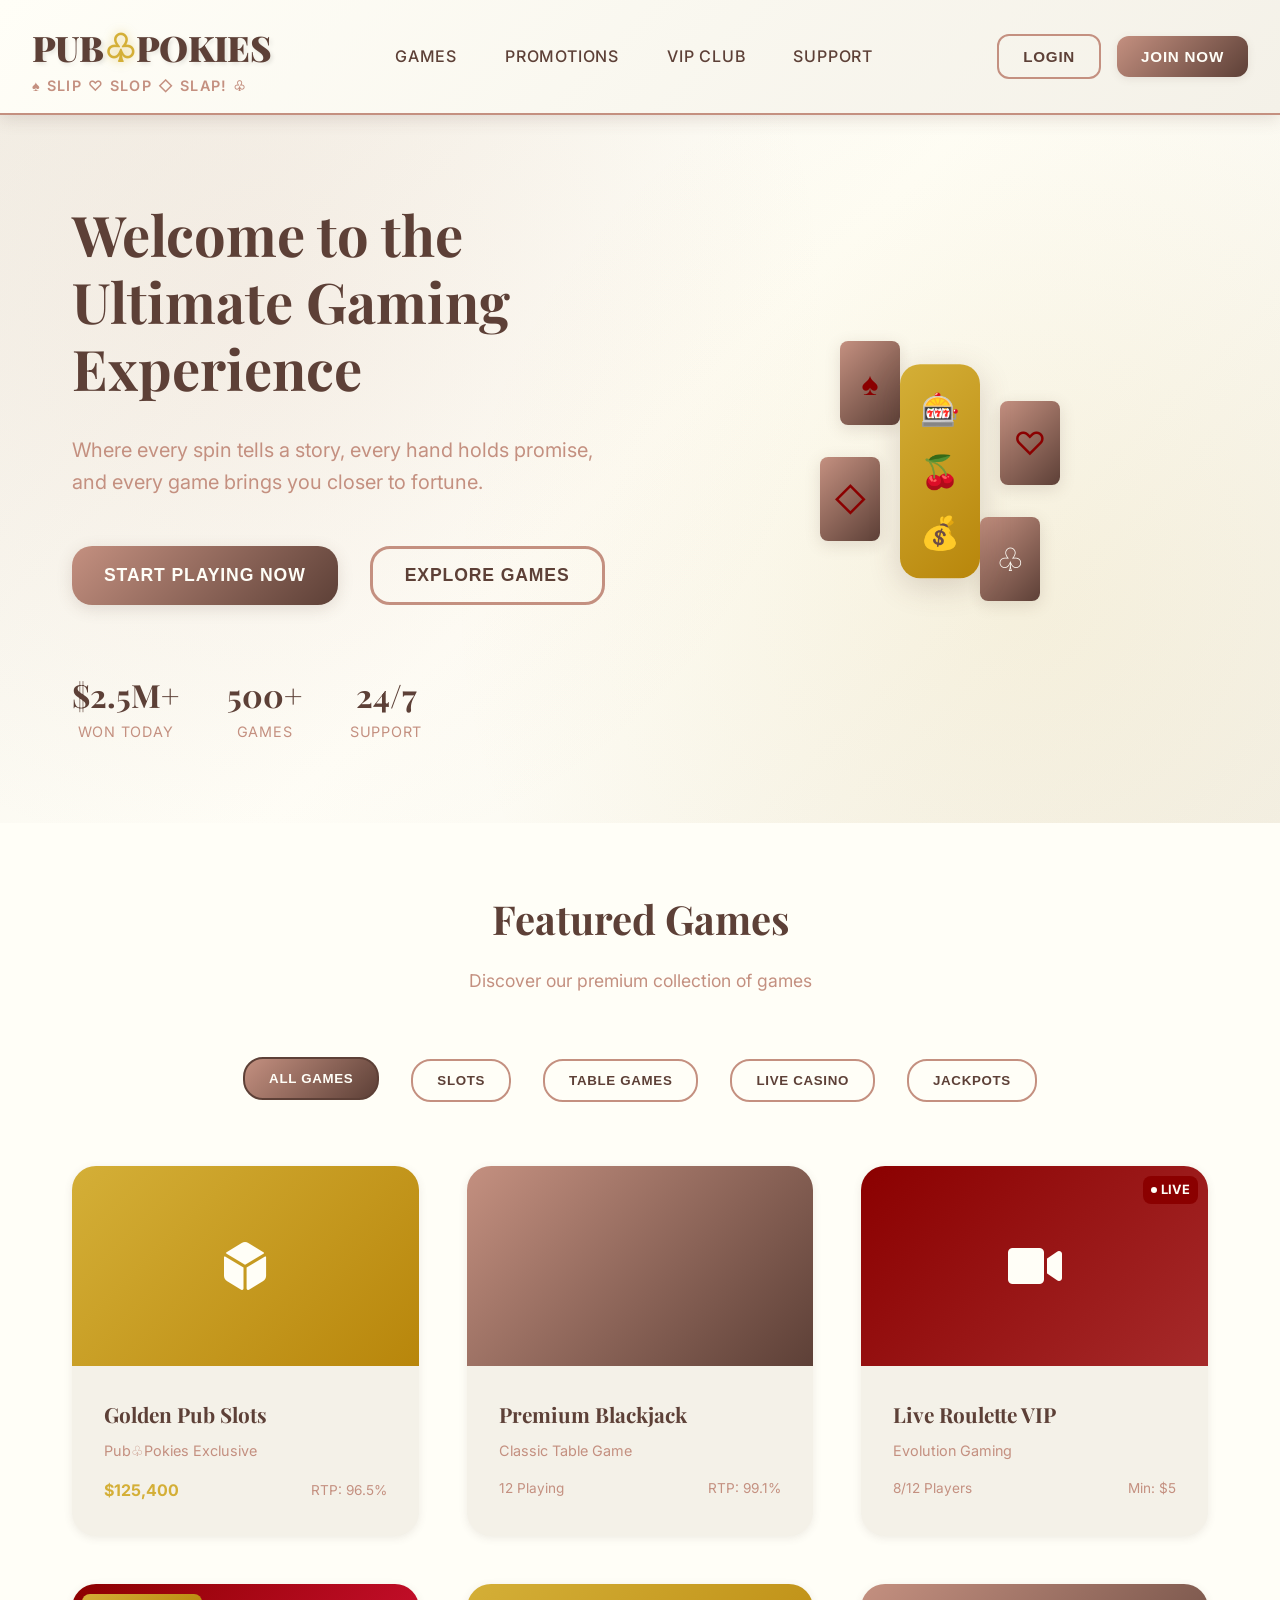
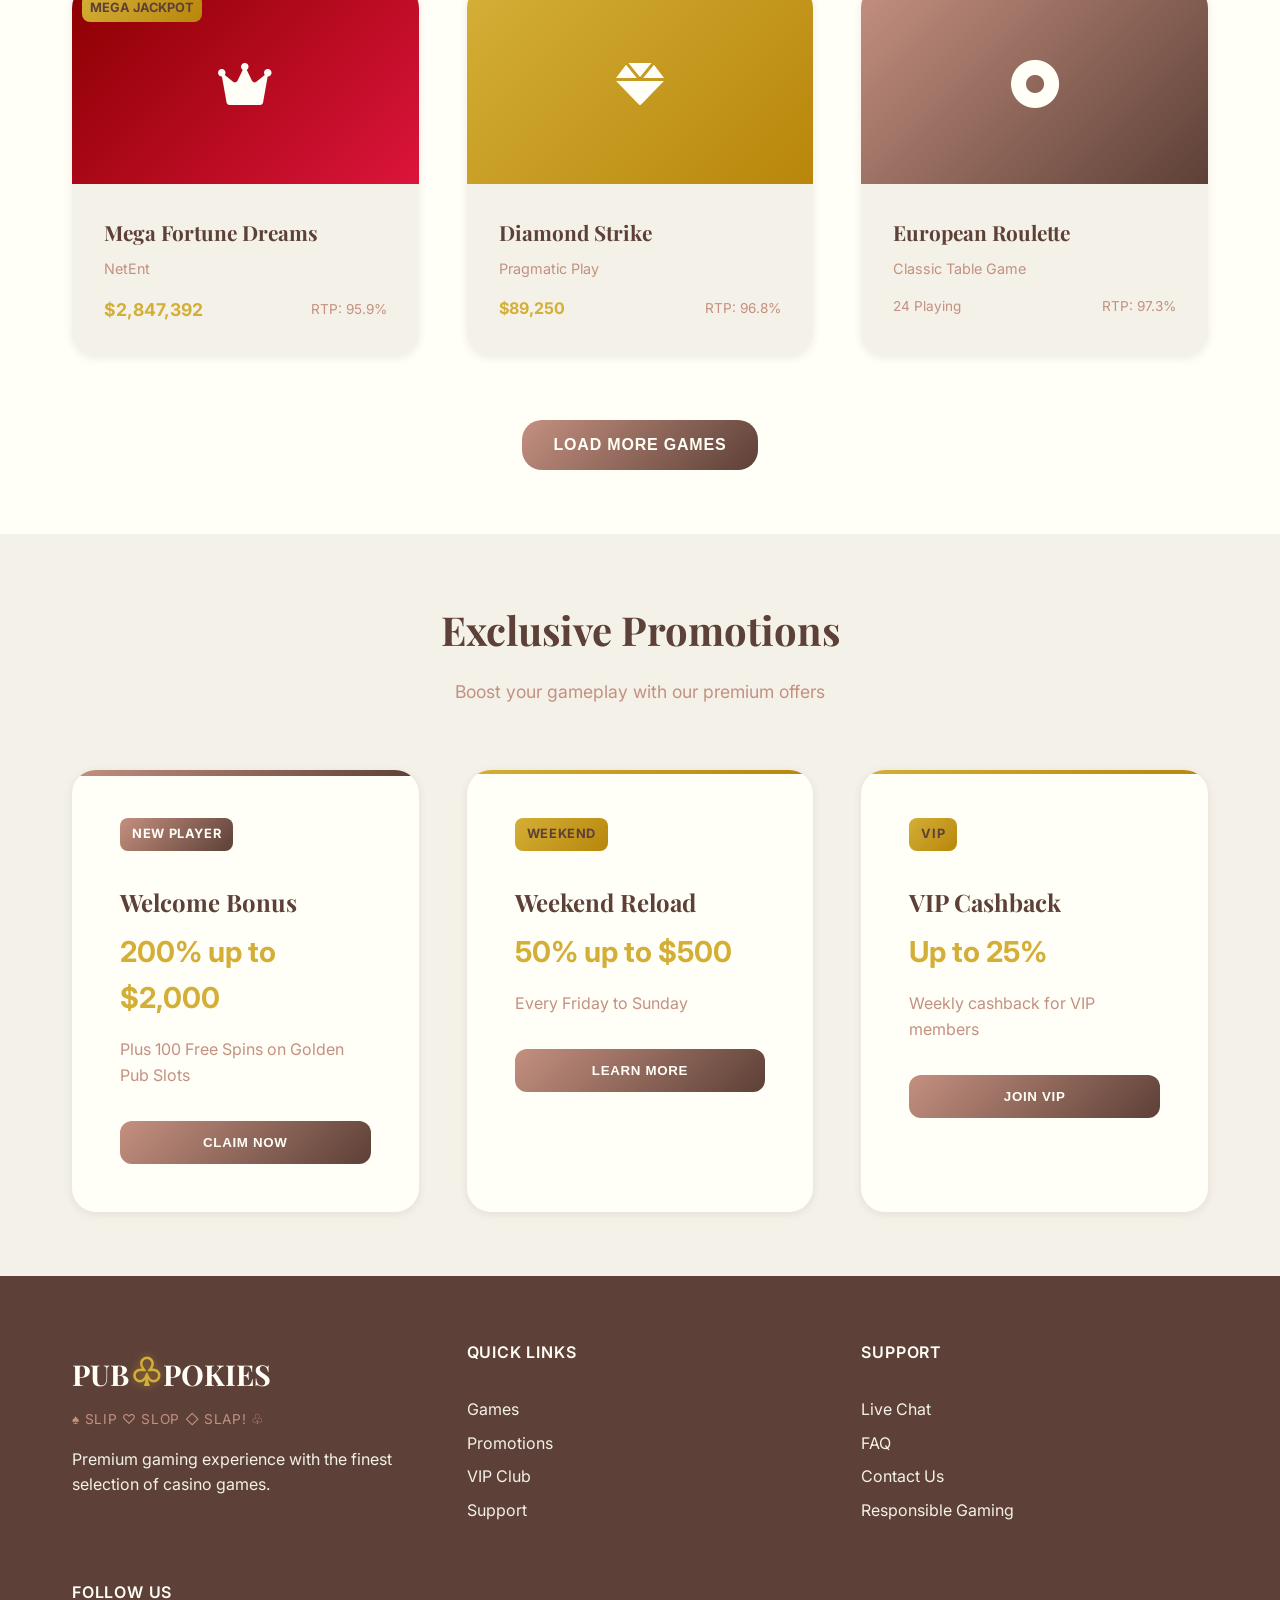
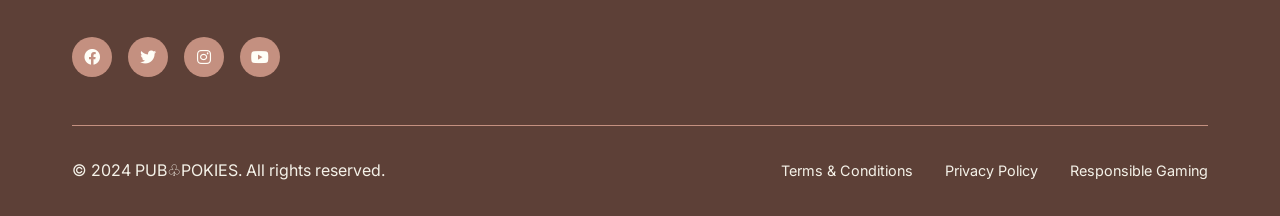
<file: index.html>
<!DOCTYPE html>
<html lang="en">
<head>
    <meta charset="UTF-8">
    <meta name="viewport" content="width=device-width, initial-scale=1.0">
    <title>PUB♧POKIES - Premium Online Casino</title>
    <link rel="stylesheet" href="styles.css">
    <link href="https://fonts.googleapis.com/css2?family=Playfair+Display:wght@400;700;900&family=Inter:wght@300;400;500;600;700&display=swap" rel="stylesheet">
    <link rel="stylesheet" href="https://cdnjs.cloudflare.com/ajax/libs/font-awesome/6.0.0/css/all.min.css">
</head>
<body>
    <!-- Header -->
    <header class="header">
        <nav class="navbar">
            <div class="nav-container">
                <div class="logo-container">
                    <div class="logo">
                        <h1 class="brand-name">PUB<span class="club-symbol">♧</span>POKIES</h1>
                        <p class="slogan">♠ slip ♡ slop ◇ SLAP! ♧</p>
                    </div>
                </div>
                <div class="nav-menu">
                    <a href="#games" class="nav-link">Games</a>
                    <a href="#promotions" class="nav-link">Promotions</a>
                    <a href="#vip" class="nav-link">VIP Club</a>
                    <a href="#support" class="nav-link">Support</a>
                </div>
                <div class="nav-actions">
                    <button class="btn-secondary">Login</button>
                    <button class="btn-primary">Join Now</button>
                </div>
                <div class="mobile-menu-toggle">
                    <i class="fas fa-bars"></i>
                </div>
            </div>
        </nav>
    </header>

    <!-- Hero Section -->
    <section class="hero">
        <div class="hero-container">
            <div class="hero-content">
                <h2 class="hero-title">Welcome to the Ultimate Gaming Experience</h2>
                <p class="hero-subtitle">Where every spin tells a story, every hand holds promise, and every game brings you closer to fortune.</p>
                <div class="hero-buttons">
                    <button class="btn-hero-primary">Start Playing Now</button>
                    <button class="btn-hero-secondary">Explore Games</button>
                </div>
                <div class="hero-stats">
                    <div class="stat">
                        <span class="stat-number">$2.5M+</span>
                        <span class="stat-label">Won Today</span>
                    </div>
                    <div class="stat">
                        <span class="stat-number">500+</span>
                        <span class="stat-label">Games</span>
                    </div>
                    <div class="stat">
                        <span class="stat-number">24/7</span>
                        <span class="stat-label">Support</span>
                    </div>
                </div>
            </div>
            <div class="hero-visual">
                <div class="floating-cards">
                    <div class="card card-1">♠</div>
                    <div class="card card-2">♡</div>
                    <div class="card card-3">◇</div>
                    <div class="card card-4">♧</div>
                </div>
                <div class="slot-machine">
                    <div class="slot-reel">
                        <span>🎰</span>
                        <span>🍒</span>
                        <span>💰</span>
                    </div>
                </div>
            </div>
        </div>
    </section>

    <!-- Games Section -->
    <section id="games" class="games-section">
        <div class="container">
            <div class="section-header">
                <h2 class="section-title">Featured Games</h2>
                <p class="section-subtitle">Discover our premium collection of games</p>
            </div>
            
            <div class="game-categories">
                <button class="category-btn active" data-category="all">All Games</button>
                <button class="category-btn" data-category="slots">Slots</button>
                <button class="category-btn" data-category="table">Table Games</button>
                <button class="category-btn" data-category="live">Live Casino</button>
                <button class="category-btn" data-category="jackpot">Jackpots</button>
            </div>

            <div class="games-grid">
                <div class="game-card" data-category="slots">
                    <div class="game-image">
                        <div class="game-placeholder slots-bg">
                            <i class="fas fa-dice-d6"></i>
                        </div>
                        <div class="game-overlay">
                            <button class="play-btn">Play Now</button>
                            <button class="demo-btn">Try Demo</button>
                        </div>
                    </div>
                    <div class="game-info">
                        <h3 class="game-title">Golden Pub Slots</h3>
                        <p class="game-provider">Pub♧Pokies Exclusive</p>
                        <div class="game-meta">
                            <span class="jackpot">$125,400</span>
                            <span class="rtp">RTP: 96.5%</span>
                        </div>
                    </div>
                </div>

                <div class="game-card" data-category="table">
                    <div class="game-image">
                        <div class="game-placeholder table-bg">
                            <i class="fas fa-spade"></i>
                        </div>
                        <div class="game-overlay">
                            <button class="play-btn">Play Now</button>
                            <button class="demo-btn">Try Demo</button>
                        </div>
                    </div>
                    <div class="game-info">
                        <h3 class="game-title">Premium Blackjack</h3>
                        <p class="game-provider">Classic Table Game</p>
                        <div class="game-meta">
                            <span class="players">12 Playing</span>
                            <span class="rtp">RTP: 99.1%</span>
                        </div>
                    </div>
                </div>

                <div class="game-card" data-category="live">
                    <div class="game-image">
                        <div class="game-placeholder live-bg">
                            <i class="fas fa-video"></i>
                        </div>
                        <div class="game-overlay">
                            <button class="play-btn">Join Table</button>
                            <button class="demo-btn">Watch Game</button>
                        </div>
                        <div class="live-indicator">
                            <span class="live-dot"></span>
                            LIVE
                        </div>
                    </div>
                    <div class="game-info">
                        <h3 class="game-title">Live Roulette VIP</h3>
                        <p class="game-provider">Evolution Gaming</p>
                        <div class="game-meta">
                            <span class="players">8/12 Players</span>
                            <span class="min-bet">Min: $5</span>
                        </div>
                    </div>
                </div>

                <div class="game-card" data-category="jackpot">
                    <div class="game-image">
                        <div class="game-placeholder jackpot-bg">
                            <i class="fas fa-crown"></i>
                        </div>
                        <div class="game-overlay">
                            <button class="play-btn">Play Now</button>
                            <button class="demo-btn">Try Demo</button>
                        </div>
                        <div class="jackpot-badge">
                            MEGA JACKPOT
                        </div>
                    </div>
                    <div class="game-info">
                        <h3 class="game-title">Mega Fortune Dreams</h3>
                        <p class="game-provider">NetEnt</p>
                        <div class="game-meta">
                            <span class="jackpot mega-jackpot">$2,847,392</span>
                            <span class="rtp">RTP: 95.9%</span>
                        </div>
                    </div>
                </div>

                <div class="game-card" data-category="slots">
                    <div class="game-image">
                        <div class="game-placeholder slots-bg">
                            <i class="fas fa-gem"></i>
                        </div>
                        <div class="game-overlay">
                            <button class="play-btn">Play Now</button>
                            <button class="demo-btn">Try Demo</button>
                        </div>
                    </div>
                    <div class="game-info">
                        <h3 class="game-title">Diamond Strike</h3>
                        <p class="game-provider">Pragmatic Play</p>
                        <div class="game-meta">
                            <span class="jackpot">$89,250</span>
                            <span class="rtp">RTP: 96.8%</span>
                        </div>
                    </div>
                </div>

                <div class="game-card" data-category="table">
                    <div class="game-image">
                        <div class="game-placeholder table-bg">
                            <i class="fas fa-circle-dot"></i>
                        </div>
                        <div class="game-overlay">
                            <button class="play-btn">Play Now</button>
                            <button class="demo-btn">Try Demo</button>
                        </div>
                    </div>
                    <div class="game-info">
                        <h3 class="game-title">European Roulette</h3>
                        <p class="game-provider">Classic Table Game</p>
                        <div class="game-meta">
                            <span class="players">24 Playing</span>
                            <span class="rtp">RTP: 97.3%</span>
                        </div>
                    </div>
                </div>
            </div>

            <div class="load-more-container">
                <button class="btn-load-more">Load More Games</button>
            </div>
        </div>
    </section>

    <!-- Promotions Section -->
    <section id="promotions" class="promotions-section">
        <div class="container">
            <div class="section-header">
                <h2 class="section-title">Exclusive Promotions</h2>
                <p class="section-subtitle">Boost your gameplay with our premium offers</p>
            </div>
            
            <div class="promotions-grid">
                <div class="promo-card featured">
                    <div class="promo-badge">NEW PLAYER</div>
                    <div class="promo-content">
                        <h3 class="promo-title">Welcome Bonus</h3>
                        <p class="promo-amount">200% up to $2,000</p>
                        <p class="promo-description">Plus 100 Free Spins on Golden Pub Slots</p>
                        <button class="promo-btn">Claim Now</button>
                    </div>
                </div>
                
                <div class="promo-card">
                    <div class="promo-badge">WEEKEND</div>
                    <div class="promo-content">
                        <h3 class="promo-title">Weekend Reload</h3>
                        <p class="promo-amount">50% up to $500</p>
                        <p class="promo-description">Every Friday to Sunday</p>
                        <button class="promo-btn">Learn More</button>
                    </div>
                </div>
                
                <div class="promo-card">
                    <div class="promo-badge">VIP</div>
                    <div class="promo-content">
                        <h3 class="promo-title">VIP Cashback</h3>
                        <p class="promo-amount">Up to 25%</p>
                        <p class="promo-description">Weekly cashback for VIP members</p>
                        <button class="promo-btn">Join VIP</button>
                    </div>
                </div>
            </div>
        </div>
    </section>

    <!-- Footer -->
    <footer class="footer">
        <div class="container">
            <div class="footer-content">
                <div class="footer-section">
                    <div class="footer-logo">
                        <h3>PUB<span class="club-symbol">♧</span>POKIES</h3>
                        <p class="footer-slogan">♠ slip ♡ slop ◇ SLAP! ♧</p>
                    </div>
                    <p class="footer-description">Premium gaming experience with the finest selection of casino games.</p>
                </div>
                
                <div class="footer-section">
                    <h4>Quick Links</h4>
                    <ul class="footer-links">
                        <li><a href="#games">Games</a></li>
                        <li><a href="#promotions">Promotions</a></li>
                        <li><a href="#vip">VIP Club</a></li>
                        <li><a href="#support">Support</a></li>
                    </ul>
                </div>
                
                <div class="footer-section">
                    <h4>Support</h4>
                    <ul class="footer-links">
                        <li><a href="#">Live Chat</a></li>
                        <li><a href="#">FAQ</a></li>
                        <li><a href="#">Contact Us</a></li>
                        <li><a href="#">Responsible Gaming</a></li>
                    </ul>
                </div>
                
                <div class="footer-section">
                    <h4>Follow Us</h4>
                    <div class="social-links">
                        <a href="#" class="social-link"><i class="fab fa-facebook"></i></a>
                        <a href="#" class="social-link"><i class="fab fa-twitter"></i></a>
                        <a href="#" class="social-link"><i class="fab fa-instagram"></i></a>
                        <a href="#" class="social-link"><i class="fab fa-youtube"></i></a>
                    </div>
                </div>
            </div>
            
            <div class="footer-bottom">
                <div class="footer-legal">
                    <p>&copy; 2024 PUB♧POKIES. All rights reserved.</p>
                    <div class="footer-legal-links">
                        <a href="#">Terms & Conditions</a>
                        <a href="#">Privacy Policy</a>
                        <a href="#">Responsible Gaming</a>
                    </div>
                </div>
            </div>
        </div>
    </footer>

    <script src="script.js"></script>
</body>
</html>
</file>
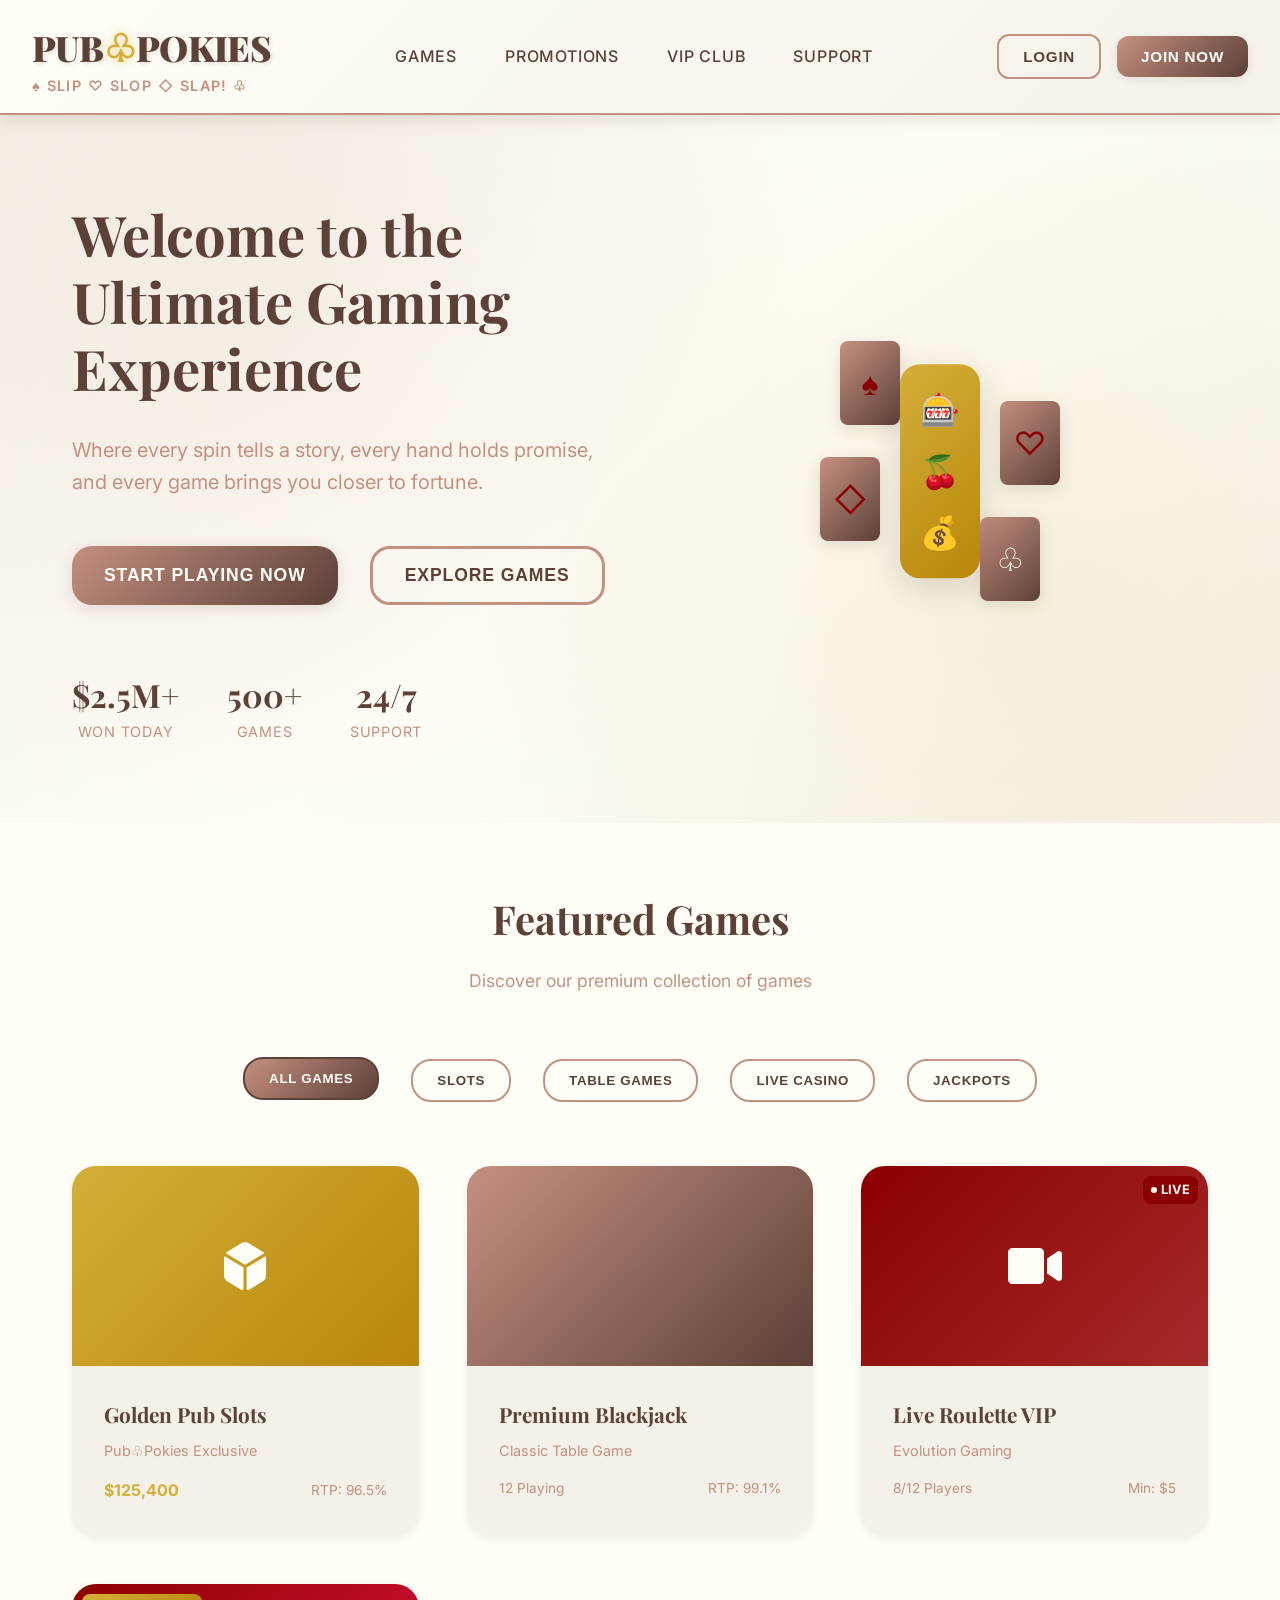
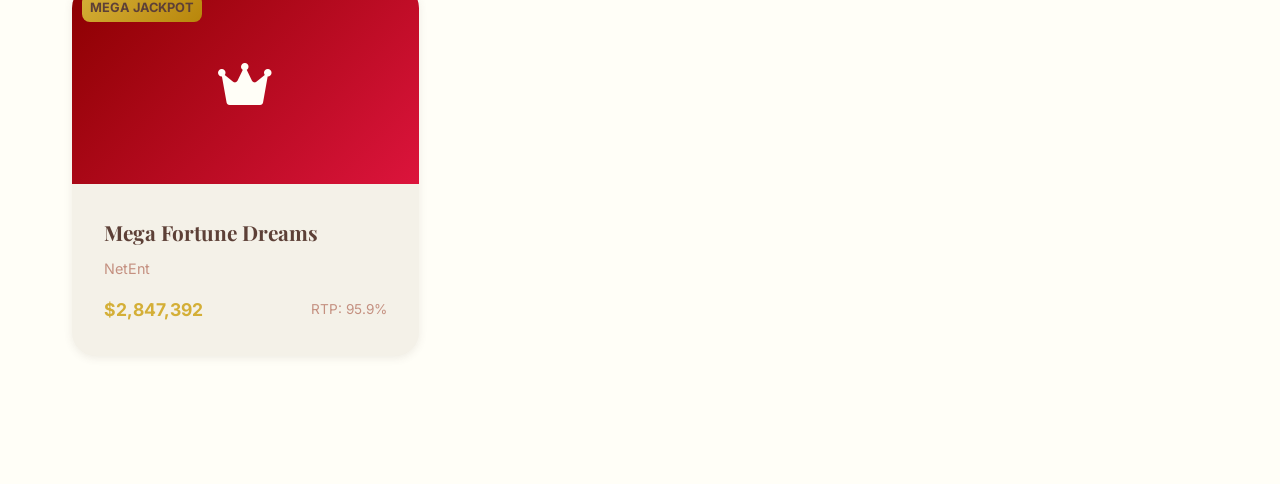
<file: casino-complete.html>
<!DOCTYPE html>
<html lang="en">
<head>
    <meta charset="UTF-8">
    <meta name="viewport" content="width=device-width, initial-scale=1.0">
    <title>PUB♧POKIES - Premium Online Casino</title>
    <link href="https://fonts.googleapis.com/css2?family=Playfair+Display:wght@400;700;900&family=Inter:wght@300;400;500;600;700&display=swap" rel="stylesheet">
    <link rel="stylesheet" href="https://cdnjs.cloudflare.com/ajax/libs/font-awesome/6.0.0/css/all.min.css">
    <style>
/* Reset and Base Styles */
* {
    margin: 0;
    padding: 0;
    box-sizing: border-box;
}

:root {
    /* Tommy Hilfiger Inspired Color Palette */
    --primary-beige: #F4F1E8;          /* Full beige - main background */
    --tanned-brown: #C49080;           /* Tanned light brown */
    --dark-brown: #5D4037;             /* Dark brown */
    --accent-gold: #D4AF37;            /* Casino gold accents */
    --deep-red: #8B0000;               /* Casino red */
    --cream-white: #FFFEF7;            /* Cream white */
    --shadow-brown: rgba(93, 64, 55, 0.2);
    --gradient-primary: linear-gradient(135deg, var(--tanned-brown), var(--dark-brown));
    --gradient-accent: linear-gradient(135deg, var(--accent-gold), #B8860B);
    
    /* Typography */
    --font-display: 'Playfair Display', serif;
    --font-body: 'Inter', sans-serif;
    
    /* Spacing */
    --spacing-xs: 0.5rem;
    --spacing-sm: 1rem;
    --spacing-md: 2rem;
    --spacing-lg: 3rem;
    --spacing-xl: 4rem;
    
    /* Border Radius */
    --radius-sm: 8px;
    --radius-md: 12px;
    --radius-lg: 20px;
    --radius-xl: 24px;
    
    /* Shadows */
    --shadow-light: 0 2px 8px rgba(93, 64, 55, 0.1);
    --shadow-medium: 0 4px 16px rgba(93, 64, 55, 0.15);
    --shadow-heavy: 0 8px 32px rgba(93, 64, 55, 0.2);
    
    /* Transitions */
    --transition-fast: 0.2s ease-in-out;
    --transition-medium: 0.4s ease-in-out;
    --transition-slow: 0.6s ease-in-out;
}

body {
    font-family: var(--font-body);
    background-color: var(--primary-beige);
    color: var(--dark-brown);
    line-height: 1.6;
    overflow-x: hidden;
}

.container {
    max-width: 1200px;
    margin: 0 auto;
    padding: 0 var(--spacing-md);
}

/* Header Styles */
.header {
    background: linear-gradient(135deg, var(--cream-white) 0%, var(--primary-beige) 100%);
    backdrop-filter: blur(10px);
    position: fixed;
    top: 0;
    width: 100%;
    z-index: 1000;
    box-shadow: var(--shadow-medium);
    border-bottom: 2px solid var(--tanned-brown);
}

.nav-container {
    display: flex;
    align-items: center;
    justify-content: space-between;
    padding: var(--spacing-sm) var(--spacing-md);
    max-width: 1400px;
    margin: 0 auto;
}

.logo-container {
    flex-shrink: 0;
}

.brand-name {
    font-family: var(--font-display);
    font-size: 2.2rem;
    font-weight: 900;
    color: var(--dark-brown);
    text-shadow: 2px 2px 4px rgba(0,0,0,0.1);
    letter-spacing: -0.02em;
}

.club-symbol {
    color: var(--accent-gold);
    font-size: 2.4rem;
    text-shadow: 0 0 10px rgba(212, 175, 55, 0.5);
    animation: glow 2s ease-in-out infinite alternate;
}

@keyframes glow {
    from { text-shadow: 0 0 10px rgba(212, 175, 55, 0.5); }
    to { text-shadow: 0 0 20px rgba(212, 175, 55, 0.8), 0 0 30px rgba(212, 175, 55, 0.6); }
}

.slogan {
    font-size: 0.9rem;
    color: var(--tanned-brown);
    font-weight: 600;
    letter-spacing: 0.1em;
    margin-top: -0.2rem;
    text-transform: uppercase;
}

.nav-menu {
    display: flex;
    gap: var(--spacing-lg);
    align-items: center;
}

.nav-link {
    text-decoration: none;
    color: var(--dark-brown);
    font-weight: 500;
    font-size: 1rem;
    position: relative;
    transition: var(--transition-fast);
    text-transform: uppercase;
    letter-spacing: 0.05em;
}

.nav-link::after {
    content: '';
    position: absolute;
    bottom: -4px;
    left: 0;
    width: 0;
    height: 2px;
    background: var(--gradient-accent);
    transition: var(--transition-fast);
}

.nav-link:hover {
    color: var(--accent-gold);
}

.nav-link:hover::after {
    width: 100%;
}

.nav-actions {
    display: flex;
    gap: var(--spacing-sm);
    align-items: center;
}

.btn-primary, .btn-secondary {
    padding: 12px 24px;
    border: none;
    border-radius: var(--radius-md);
    font-weight: 600;
    font-size: 0.95rem;
    cursor: pointer;
    transition: var(--transition-fast);
    text-transform: uppercase;
    letter-spacing: 0.05em;
}

.btn-primary {
    background: var(--gradient-primary);
    color: var(--cream-white);
    box-shadow: var(--shadow-light);
}

.btn-primary:hover {
    transform: translateY(-2px);
    box-shadow: var(--shadow-medium);
}

.btn-secondary {
    background: transparent;
    color: var(--dark-brown);
    border: 2px solid var(--tanned-brown);
}

.btn-secondary:hover {
    background: var(--tanned-brown);
    color: var(--cream-white);
}

.mobile-menu-toggle {
    display: none;
    font-size: 1.5rem;
    color: var(--dark-brown);
    cursor: pointer;
}

/* Hero Section */
.hero {
    background: linear-gradient(135deg, var(--primary-beige) 0%, var(--cream-white) 50%, var(--primary-beige) 100%);
    padding: 120px 0 80px;
    margin-top: 80px;
    position: relative;
    overflow: hidden;
}

.hero::before {
    content: '';
    position: absolute;
    top: 0;
    left: 0;
    right: 0;
    bottom: 0;
    background: 
        radial-gradient(circle at 20% 30%, rgba(196, 144, 128, 0.1) 0%, transparent 50%),
        radial-gradient(circle at 80% 70%, rgba(212, 175, 55, 0.1) 0%, transparent 50%);
    pointer-events: none;
}

.hero-container {
    max-width: 1200px;
    margin: 0 auto;
    padding: 0 var(--spacing-md);
    display: grid;
    grid-template-columns: 1fr 1fr;
    gap: var(--spacing-xl);
    align-items: center;
    position: relative;
    z-index: 1;
}

.hero-title {
    font-family: var(--font-display);
    font-size: 3.5rem;
    font-weight: 700;
    color: var(--dark-brown);
    margin-bottom: var(--spacing-md);
    line-height: 1.2;
}

.hero-subtitle {
    font-size: 1.25rem;
    color: var(--tanned-brown);
    margin-bottom: var(--spacing-lg);
    line-height: 1.6;
}

.hero-buttons {
    display: flex;
    gap: var(--spacing-md);
    margin-bottom: var(--spacing-xl);
}

.btn-hero-primary, .btn-hero-secondary {
    padding: 16px 32px;
    font-size: 1.1rem;
    font-weight: 700;
    border: none;
    border-radius: var(--radius-lg);
    cursor: pointer;
    transition: var(--transition-medium);
    text-transform: uppercase;
    letter-spacing: 0.05em;
    position: relative;
    overflow: hidden;
}

.btn-hero-primary {
    background: var(--gradient-primary);
    color: var(--cream-white);
    box-shadow: var(--shadow-medium);
}

.btn-hero-primary::before {
    content: '';
    position: absolute;
    top: 0;
    left: -100%;
    width: 100%;
    height: 100%;
    background: linear-gradient(90deg, transparent, rgba(255,255,255,0.3), transparent);
    transition: var(--transition-medium);
}

.btn-hero-primary:hover::before {
    left: 100%;
}

.btn-hero-primary:hover {
    transform: translateY(-3px);
    box-shadow: var(--shadow-heavy);
}

.btn-hero-secondary {
    background: transparent;
    color: var(--dark-brown);
    border: 3px solid var(--tanned-brown);
}

.btn-hero-secondary:hover {
    background: var(--tanned-brown);
    color: var(--cream-white);
    transform: translateY(-3px);
}

.hero-stats {
    display: flex;
    gap: var(--spacing-lg);
}

.stat {
    text-align: center;
}

.stat-number {
    display: block;
    font-family: var(--font-display);
    font-size: 2rem;
    font-weight: 700;
    color: var(--dark-brown);
}

.stat-label {
    display: block;
    font-size: 0.9rem;
    color: var(--tanned-brown);
    text-transform: uppercase;
    letter-spacing: 0.05em;
}

.hero-visual {
    position: relative;
    height: 400px;
    display: flex;
    align-items: center;
    justify-content: center;
}

.floating-cards {
    position: relative;
    width: 300px;
    height: 300px;
}

.card {
    position: absolute;
    width: 60px;
    height: 84px;
    background: var(--gradient-primary);
    border-radius: var(--radius-sm);
    display: flex;
    align-items: center;
    justify-content: center;
    font-size: 2rem;
    color: var(--cream-white);
    box-shadow: var(--shadow-medium);
    animation: float 3s ease-in-out infinite;
    cursor: pointer;
}

.card-1 {
    top: 20px;
    left: 50px;
    animation-delay: 0s;
    color: var(--deep-red);
}

.card-2 {
    top: 80px;
    right: 30px;
    animation-delay: 0.7s;
    color: var(--deep-red);
}

.card-3 {
    bottom: 80px;
    left: 30px;
    animation-delay: 1.4s;
    color: var(--deep-red);
}

.card-4 {
    bottom: 20px;
    right: 50px;
    animation-delay: 2.1s;
}

@keyframes float {
    0%, 100% { transform: translateY(0px) rotate(0deg); }
    25% { transform: translateY(-10px) rotate(2deg); }
    50% { transform: translateY(-5px) rotate(-1deg); }
    75% { transform: translateY(-15px) rotate(1deg); }
}

.slot-machine {
    position: absolute;
    top: 50%;
    left: 50%;
    transform: translate(-50%, -50%);
    background: var(--gradient-accent);
    border-radius: var(--radius-lg);
    padding: 20px;
    box-shadow: var(--shadow-heavy);
    cursor: pointer;
}

.slot-reel {
    display: flex;
    flex-direction: column;
    gap: 10px;
    animation: spin 2s linear infinite;
}

.slot-reel span {
    font-size: 2rem;
    text-align: center;
}

@keyframes spin {
    0% { transform: translateY(0); }
    100% { transform: translateY(-60px); }
}

/* Games Section */
.games-section {
    padding: var(--spacing-xl) 0;
    background: var(--cream-white);
}

.section-header {
    text-align: center;
    margin-bottom: var(--spacing-xl);
}

.section-title {
    font-family: var(--font-display);
    font-size: 2.5rem;
    font-weight: 700;
    color: var(--dark-brown);
    margin-bottom: var(--spacing-sm);
}

.section-subtitle {
    font-size: 1.1rem;
    color: var(--tanned-brown);
}

.game-categories {
    display: flex;
    justify-content: center;
    gap: var(--spacing-md);
    margin-bottom: var(--spacing-xl);
    flex-wrap: wrap;
}

.category-btn {
    padding: 12px 24px;
    background: transparent;
    border: 2px solid var(--tanned-brown);
    border-radius: var(--radius-lg);
    color: var(--dark-brown);
    font-weight: 600;
    cursor: pointer;
    transition: var(--transition-fast);
    text-transform: uppercase;
    letter-spacing: 0.05em;
}

.category-btn:hover,
.category-btn.active {
    background: var(--gradient-primary);
    color: var(--cream-white);
    border-color: var(--dark-brown);
    transform: translateY(-2px);
}

.games-grid {
    display: grid;
    grid-template-columns: repeat(auto-fit, minmax(300px, 1fr));
    gap: var(--spacing-lg);
    margin-bottom: var(--spacing-xl);
}

.game-card {
    background: var(--primary-beige);
    border-radius: var(--radius-xl);
    overflow: hidden;
    box-shadow: var(--shadow-light);
    transition: var(--transition-medium);
    position: relative;
}

.game-card:hover {
    transform: translateY(-8px);
    box-shadow: var(--shadow-heavy);
}

.game-image {
    position: relative;
    height: 200px;
    overflow: hidden;
}

.game-placeholder {
    width: 100%;
    height: 100%;
    display: flex;
    align-items: center;
    justify-content: center;
    font-size: 3rem;
    color: var(--cream-white);
    position: relative;
}

.slots-bg {
    background: linear-gradient(135deg, var(--accent-gold), #B8860B);
}

.table-bg {
    background: linear-gradient(135deg, var(--tanned-brown), var(--dark-brown));
}

.live-bg {
    background: linear-gradient(135deg, var(--deep-red), #A52A2A);
}

.jackpot-bg {
    background: linear-gradient(135deg, #8B0000, #DC143C);
}

.game-overlay {
    position: absolute;
    top: 0;
    left: 0;
    right: 0;
    bottom: 0;
    background: rgba(0,0,0,0.8);
    display: flex;
    align-items: center;
    justify-content: center;
    gap: var(--spacing-sm);
    opacity: 0;
    transition: var(--transition-medium);
}

.game-card:hover .game-overlay {
    opacity: 1;
}

.play-btn, .demo-btn {
    padding: 10px 20px;
    border: none;
    border-radius: var(--radius-md);
    font-weight: 600;
    cursor: pointer;
    transition: var(--transition-fast);
    text-transform: uppercase;
    letter-spacing: 0.05em;
}

.play-btn {
    background: var(--gradient-accent);
    color: var(--dark-brown);
}

.demo-btn {
    background: transparent;
    color: var(--cream-white);
    border: 2px solid var(--cream-white);
}

.play-btn:hover {
    transform: scale(1.05);
}

.demo-btn:hover {
    background: var(--cream-white);
    color: var(--dark-brown);
}

.live-indicator {
    position: absolute;
    top: 10px;
    right: 10px;
    background: var(--deep-red);
    color: var(--cream-white);
    padding: 4px 8px;
    border-radius: var(--radius-sm);
    font-size: 0.8rem;
    font-weight: 700;
    display: flex;
    align-items: center;
    gap: 4px;
    text-transform: uppercase;
}

.live-dot {
    width: 6px;
    height: 6px;
    background: var(--cream-white);
    border-radius: 50%;
    animation: pulse 1.5s infinite;
}

@keyframes pulse {
    0%, 100% { opacity: 1; }
    50% { opacity: 0.5; }
}

.jackpot-badge {
    position: absolute;
    top: 10px;
    left: 10px;
    background: var(--gradient-accent);
    color: var(--dark-brown);
    padding: 4px 8px;
    border-radius: var(--radius-sm);
    font-size: 0.8rem;
    font-weight: 700;
    text-transform: uppercase;
    animation: shimmer 2s ease-in-out infinite;
}

@keyframes shimmer {
    0%, 100% { transform: scale(1); }
    50% { transform: scale(1.05); }
}

.game-info {
    padding: var(--spacing-md);
}

.game-title {
    font-family: var(--font-display);
    font-size: 1.3rem;
    font-weight: 700;
    color: var(--dark-brown);
    margin-bottom: var(--spacing-xs);
}

.game-provider {
    color: var(--tanned-brown);
    font-size: 0.9rem;
    margin-bottom: var(--spacing-sm);
}

.game-meta {
    display: flex;
    justify-content: space-between;
    align-items: center;
}

.jackpot {
    font-weight: 700;
    color: var(--accent-gold);
}

.mega-jackpot {
    font-size: 1.1rem;
    animation: jackpotGlow 2s ease-in-out infinite alternate;
}

@keyframes jackpotGlow {
    from { color: var(--accent-gold); }
    to { color: #FFD700; text-shadow: 0 0 10px rgba(255, 215, 0, 0.6); }
}

.rtp, .players, .min-bet {
    font-size: 0.85rem;
    color: var(--tanned-brown);
}

/* Mobile-first responsive */
@media (max-width: 1024px) {
    .hero-container {
        grid-template-columns: 1fr;
        text-align: center;
        gap: var(--spacing-lg);
    }
    
    .hero-title {
        font-size: 3rem;
    }
    
    .nav-menu {
        display: none;
    }
    
    .mobile-menu-toggle {
        display: block;
    }
}

@media (max-width: 768px) {
    .brand-name {
        font-size: 1.8rem;
    }
    
    .hero-title {
        font-size: 2.5rem;
    }
    
    .hero-buttons {
        flex-direction: column;
        align-items: center;
    }
    
    .hero-stats {
        justify-content: center;
        flex-wrap: wrap;
    }
    
    .game-categories {
        justify-content: center;
    }
    
    .category-btn {
        padding: 10px 16px;
        font-size: 0.9rem;
    }
    
    .games-grid {
        grid-template-columns: 1fr;
    }
}

@media (max-width: 480px) {
    .hero-title {
        font-size: 2rem;
    }
    
    .hero-subtitle {
        font-size: 1rem;
    }
    
    .btn-primary, .btn-secondary {
        padding: 10px 16px;
        font-size: 0.85rem;
    }
    
    .floating-cards {
        width: 250px;
        height: 250px;
    }
    
    .card {
        width: 50px;
        height: 70px;
        font-size: 1.5rem;
    }
}

/* Touch-friendly hover effects for mobile */
@media (hover: none) {
    .game-card:active {
        transform: translateY(-8px);
        box-shadow: var(--shadow-heavy);
    }
    
    .game-card:active .game-overlay {
        opacity: 1;
    }
}
    </style>
</head>
<body>
    <!-- Header -->
    <header class="header">
        <nav class="navbar">
            <div class="nav-container">
                <div class="logo-container">
                    <div class="logo">
                        <h1 class="brand-name">PUB<span class="club-symbol">♧</span>POKIES</h1>
                        <p class="slogan">♠ slip ♡ slop ◇ SLAP! ♧</p>
                    </div>
                </div>
                <div class="nav-menu">
                    <a href="#games" class="nav-link">Games</a>
                    <a href="#promotions" class="nav-link">Promotions</a>
                    <a href="#vip" class="nav-link">VIP Club</a>
                    <a href="#support" class="nav-link">Support</a>
                </div>
                <div class="nav-actions">
                    <button class="btn-secondary">Login</button>
                    <button class="btn-primary">Join Now</button>
                </div>
                <div class="mobile-menu-toggle">
                    <i class="fas fa-bars"></i>
                </div>
            </div>
        </nav>
    </header>

    <!-- Hero Section -->
    <section class="hero">
        <div class="hero-container">
            <div class="hero-content">
                <h2 class="hero-title">Welcome to the Ultimate Gaming Experience</h2>
                <p class="hero-subtitle">Where every spin tells a story, every hand holds promise, and every game brings you closer to fortune.</p>
                <div class="hero-buttons">
                    <button class="btn-hero-primary">Start Playing Now</button>
                    <button class="btn-hero-secondary">Explore Games</button>
                </div>
                <div class="hero-stats">
                    <div class="stat">
                        <span class="stat-number">$2.5M+</span>
                        <span class="stat-label">Won Today</span>
                    </div>
                    <div class="stat">
                        <span class="stat-number">500+</span>
                        <span class="stat-label">Games</span>
                    </div>
                    <div class="stat">
                        <span class="stat-number">24/7</span>
                        <span class="stat-label">Support</span>
                    </div>
                </div>
            </div>
            <div class="hero-visual">
                <div class="floating-cards">
                    <div class="card card-1" onclick="animateCard(this)">♠</div>
                    <div class="card card-2" onclick="animateCard(this)">♡</div>
                    <div class="card card-3" onclick="animateCard(this)">◇</div>
                    <div class="card card-4" onclick="animateCard(this)">♧</div>
                </div>
                <div class="slot-machine" onclick="spinSlot()">
                    <div class="slot-reel" id="slotReel">
                        <span>🎰</span>
                        <span>🍒</span>
                        <span>💰</span>
                    </div>
                </div>
            </div>
        </div>
    </section>

    <!-- Games Section -->
    <section id="games" class="games-section">
        <div class="container">
            <div class="section-header">
                <h2 class="section-title">Featured Games</h2>
                <p class="section-subtitle">Discover our premium collection of games</p>
            </div>
            
            <div class="game-categories">
                <button class="category-btn active" onclick="filterGames('all')">All Games</button>
                <button class="category-btn" onclick="filterGames('slots')">Slots</button>
                <button class="category-btn" onclick="filterGames('table')">Table Games</button>
                <button class="category-btn" onclick="filterGames('live')">Live Casino</button>
                <button class="category-btn" onclick="filterGames('jackpot')">Jackpots</button>
            </div>

            <div class="games-grid">
                <div class="game-card" data-category="slots">
                    <div class="game-image">
                        <div class="game-placeholder slots-bg">
                            <i class="fas fa-dice-d6"></i>
                        </div>
                        <div class="game-overlay">
                            <button class="play-btn" onclick="playGame('Golden Pub Slots')">Play Now</button>
                            <button class="demo-btn" onclick="demoGame('Golden Pub Slots')">Try Demo</button>
                        </div>
                    </div>
                    <div class="game-info">
                        <h3 class="game-title">Golden Pub Slots</h3>
                        <p class="game-provider">Pub♧Pokies Exclusive</p>
                        <div class="game-meta">
                            <span class="jackpot" id="jackpot1">$125,400</span>
                            <span class="rtp">RTP: 96.5%</span>
                        </div>
                    </div>
                </div>

                <div class="game-card" data-category="table">
                    <div class="game-image">
                        <div class="game-placeholder table-bg">
                            <i class="fas fa-spade"></i>
                        </div>
                        <div class="game-overlay">
                            <button class="play-btn" onclick="playGame('Premium Blackjack')">Play Now</button>
                            <button class="demo-btn" onclick="demoGame('Premium Blackjack')">Try Demo</button>
                        </div>
                    </div>
                    <div class="game-info">
                        <h3 class="game-title">Premium Blackjack</h3>
                        <p class="game-provider">Classic Table Game</p>
                        <div class="game-meta">
                            <span class="players">12 Playing</span>
                            <span class="rtp">RTP: 99.1%</span>
                        </div>
                    </div>
                </div>

                <div class="game-card" data-category="live">
                    <div class="game-image">
                        <div class="game-placeholder live-bg">
                            <i class="fas fa-video"></i>
                        </div>
                        <div class="game-overlay">
                            <button class="play-btn" onclick="playGame('Live Roulette VIP')">Join Table</button>
                            <button class="demo-btn" onclick="demoGame('Live Roulette VIP')">Watch Game</button>
                        </div>
                        <div class="live-indicator">
                            <span class="live-dot"></span>
                            LIVE
                        </div>
                    </div>
                    <div class="game-info">
                        <h3 class="game-title">Live Roulette VIP</h3>
                        <p class="game-provider">Evolution Gaming</p>
                        <div class="game-meta">
                            <span class="players">8/12 Players</span>
                            <span class="min-bet">Min: $5</span>
                        </div>
                    </div>
                </div>

                <div class="game-card" data-category="jackpot">
                    <div class="game-image">
                        <div class="game-placeholder jackpot-bg">
                            <i class="fas fa-crown"></i>
                        </div>
                        <div class="game-overlay">
                            <button class="play-btn" onclick="playGame('Mega Fortune Dreams')">Play Now</button>
                            <button class="demo-btn" onclick="demoGame('Mega Fortune Dreams')">Try Demo</button>
                        </div>
                        <div class="jackpot-badge">
                            MEGA JACKPOT
                        </div>
                    </div>
                    <div class="game-info">
                        <h3 class="game-title">Mega Fortune Dreams</h3>
                        <p class="game-provider">NetEnt</p>
                        <div class="game-meta">
                            <span class="jackpot mega-jackpot" id="megaJackpot">$2,847,392</span>
                            <span class="rtp">RTP: 95.9%</span>
                        </div>
                    </div>
                </div>
            </div>
        </div>
    </section>

    <script>
        // Simple JavaScript for Android compatibility
        function animateCard(card) {
            card.style.transform = 'translateY(-20px) rotate(10deg) scale(1.2)';
            card.style.zIndex = '10';
            setTimeout(() => {
                card.style.transform = '';
                card.style.zIndex = '';
            }, 500);
        }

        function spinSlot() {
            const reel = document.getElementById('slotReel');
            reel.style.animationDuration = '0.1s';
            setTimeout(() => {
                reel.style.animationDuration = '2s';
            }, 1000);
        }

        function filterGames(category) {
            const buttons = document.querySelectorAll('.category-btn');
            const cards = document.querySelectorAll('.game-card');
            
            // Update active button
            buttons.forEach(btn => btn.classList.remove('active'));
            event.target.classList.add('active');
            
            // Filter cards
            cards.forEach(card => {
                const cardCategory = card.getAttribute('data-category');
                if (category === 'all' || cardCategory === category) {
                    card.style.display = 'block';
                } else {
                    card.style.display = 'none';
                }
            });
        }

        function playGame(gameName) {
            alert('🎰 Launching ' + gameName + '! Get ready for an amazing gaming experience!');
        }

        function demoGame(gameName) {
            alert('🎮 Demo Mode: ' + gameName + '\nTry the game risk-free with virtual credits!');
        }

        // Animate jackpots
        setInterval(() => {
            const jackpot1 = document.getElementById('jackpot1');
            const megaJackpot = document.getElementById('megaJackpot');
            
            if (jackpot1) {
                const current1 = parseInt(jackpot1.textContent.replace(/[^\d]/g, ''));
                const new1 = current1 + Math.floor(Math.random() * 50) + 1;
                jackpot1.textContent = '$' + new1.toLocaleString();
            }
            
            if (megaJackpot) {
                const currentMega = parseInt(megaJackpot.textContent.replace(/[^\d]/g, ''));
                const newMega = currentMega + Math.floor(Math.random() * 100) + 1;
                megaJackpot.textContent = '$' + newMega.toLocaleString();
            }
        }, 3000);

        console.log('🎰 PUB♧POKIES Casino loaded! Welcome to your amazing casino! ♠ slip ♡ slop ◇ SLAP! ♧');
    </script>
</body>
</html>
</file>
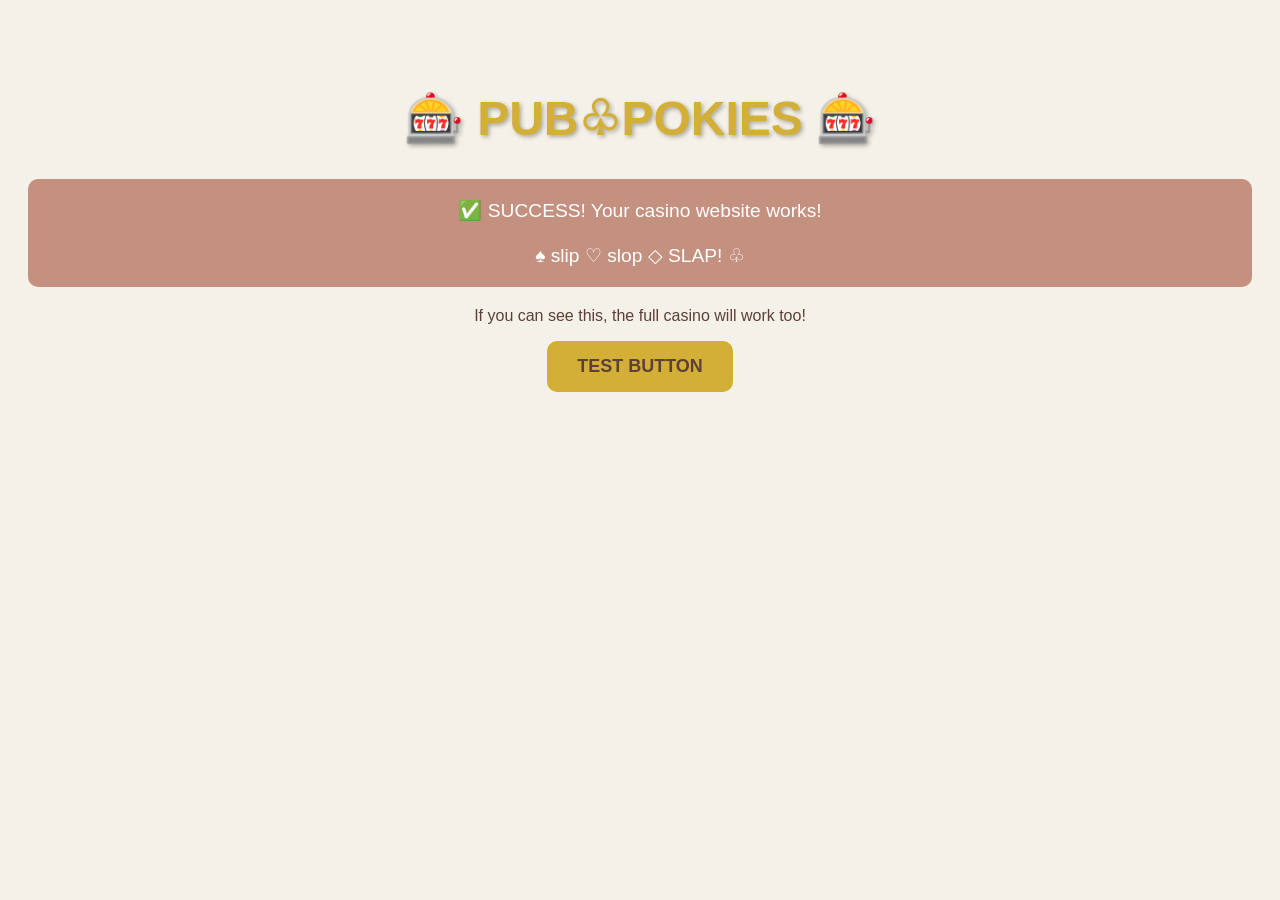
<file: test.html>
<!DOCTYPE html>
<html>
<head>
    <title>🎰 Test - PUB♧POKIES</title>
    <meta name="viewport" content="width=device-width, initial-scale=1.0">
    <style>
        body {
            background: #F4F1E8;
            color: #5D4037;
            font-family: Arial, sans-serif;
            text-align: center;
            padding: 50px 20px;
        }
        h1 {
            color: #D4AF37;
            font-size: 3rem;
            text-shadow: 2px 2px 4px rgba(0,0,0,0.3);
        }
        .success {
            background: #C49080;
            color: white;
            padding: 20px;
            border-radius: 10px;
            margin: 20px 0;
            font-size: 1.2rem;
        }
    </style>
</head>
<body>
    <h1>🎰 PUB♧POKIES 🎰</h1>
    <div class="success">
        ✅ SUCCESS! Your casino website works!
        <br><br>
        ♠ slip ♡ slop ◇ SLAP! ♧
    </div>
    <p>If you can see this, the full casino will work too!</p>
    <button onclick="alert('🎰 Your casino is ready!')" style="padding: 15px 30px; font-size: 18px; background: #D4AF37; border: none; border-radius: 10px; color: #5D4037; font-weight: bold;">TEST BUTTON</button>
</body>
</html>
</file>
<file: styles.css>
/* Reset and Base Styles */
* {
    margin: 0;
    padding: 0;
    box-sizing: border-box;
}

:root {
    /* Tommy Hilfiger Inspired Color Palette */
    --primary-beige: #F4F1E8;          /* Full beige - main background */
    --tanned-brown: #C49080;           /* Tanned light brown */
    --dark-brown: #5D4037;             /* Dark brown */
    --accent-gold: #D4AF37;            /* Casino gold accents */
    --deep-red: #8B0000;               /* Casino red */
    --cream-white: #FFFEF7;            /* Cream white */
    --shadow-brown: rgba(93, 64, 55, 0.2);
    --gradient-primary: linear-gradient(135deg, var(--tanned-brown), var(--dark-brown));
    --gradient-accent: linear-gradient(135deg, var(--accent-gold), #B8860B);
    
    /* Typography */
    --font-display: 'Playfair Display', serif;
    --font-body: 'Inter', sans-serif;
    
    /* Spacing */
    --spacing-xs: 0.5rem;
    --spacing-sm: 1rem;
    --spacing-md: 2rem;
    --spacing-lg: 3rem;
    --spacing-xl: 4rem;
    
    /* Border Radius */
    --radius-sm: 8px;
    --radius-md: 12px;
    --radius-lg: 20px;
    --radius-xl: 24px;
    
    /* Shadows */
    --shadow-light: 0 2px 8px rgba(93, 64, 55, 0.1);
    --shadow-medium: 0 4px 16px rgba(93, 64, 55, 0.15);
    --shadow-heavy: 0 8px 32px rgba(93, 64, 55, 0.2);
    
    /* Transitions */
    --transition-fast: 0.2s ease-in-out;
    --transition-medium: 0.4s ease-in-out;
    --transition-slow: 0.6s ease-in-out;
}

body {
    font-family: var(--font-body);
    background-color: var(--primary-beige);
    color: var(--dark-brown);
    line-height: 1.6;
    overflow-x: hidden;
}

.container {
    max-width: 1200px;
    margin: 0 auto;
    padding: 0 var(--spacing-md);
}

/* Header Styles */
.header {
    background: linear-gradient(135deg, var(--cream-white) 0%, var(--primary-beige) 100%);
    backdrop-filter: blur(10px);
    position: fixed;
    top: 0;
    width: 100%;
    z-index: 1000;
    box-shadow: var(--shadow-medium);
    border-bottom: 2px solid var(--tanned-brown);
}

.nav-container {
    display: flex;
    align-items: center;
    justify-content: space-between;
    padding: var(--spacing-sm) var(--spacing-md);
    max-width: 1400px;
    margin: 0 auto;
}

.logo-container {
    flex-shrink: 0;
}

.brand-name {
    font-family: var(--font-display);
    font-size: 2.2rem;
    font-weight: 900;
    color: var(--dark-brown);
    text-shadow: 2px 2px 4px rgba(0,0,0,0.1);
    letter-spacing: -0.02em;
}

.club-symbol {
    color: var(--accent-gold);
    font-size: 2.4rem;
    text-shadow: 0 0 10px rgba(212, 175, 55, 0.5);
    animation: glow 2s ease-in-out infinite alternate;
}

@keyframes glow {
    from { text-shadow: 0 0 10px rgba(212, 175, 55, 0.5); }
    to { text-shadow: 0 0 20px rgba(212, 175, 55, 0.8), 0 0 30px rgba(212, 175, 55, 0.6); }
}

.slogan {
    font-size: 0.9rem;
    color: var(--tanned-brown);
    font-weight: 600;
    letter-spacing: 0.1em;
    margin-top: -0.2rem;
    text-transform: uppercase;
}

.nav-menu {
    display: flex;
    gap: var(--spacing-lg);
    align-items: center;
}

.nav-link {
    text-decoration: none;
    color: var(--dark-brown);
    font-weight: 500;
    font-size: 1rem;
    position: relative;
    transition: var(--transition-fast);
    text-transform: uppercase;
    letter-spacing: 0.05em;
}

.nav-link::after {
    content: '';
    position: absolute;
    bottom: -4px;
    left: 0;
    width: 0;
    height: 2px;
    background: var(--gradient-accent);
    transition: var(--transition-fast);
}

.nav-link:hover {
    color: var(--accent-gold);
}

.nav-link:hover::after {
    width: 100%;
}

.nav-actions {
    display: flex;
    gap: var(--spacing-sm);
    align-items: center;
}

.btn-primary, .btn-secondary {
    padding: 12px 24px;
    border: none;
    border-radius: var(--radius-md);
    font-weight: 600;
    font-size: 0.95rem;
    cursor: pointer;
    transition: var(--transition-fast);
    text-transform: uppercase;
    letter-spacing: 0.05em;
}

.btn-primary {
    background: var(--gradient-primary);
    color: var(--cream-white);
    box-shadow: var(--shadow-light);
}

.btn-primary:hover {
    transform: translateY(-2px);
    box-shadow: var(--shadow-medium);
}

.btn-secondary {
    background: transparent;
    color: var(--dark-brown);
    border: 2px solid var(--tanned-brown);
}

.btn-secondary:hover {
    background: var(--tanned-brown);
    color: var(--cream-white);
}

.mobile-menu-toggle {
    display: none;
    font-size: 1.5rem;
    color: var(--dark-brown);
    cursor: pointer;
}

/* Hero Section */
.hero {
    background: linear-gradient(135deg, var(--primary-beige) 0%, var(--cream-white) 50%, var(--primary-beige) 100%);
    padding: 120px 0 80px;
    margin-top: 80px;
    position: relative;
    overflow: hidden;
}

.hero::before {
    content: '';
    position: absolute;
    top: 0;
    left: 0;
    right: 0;
    bottom: 0;
    background: 
        radial-gradient(circle at 20% 30%, rgba(196, 144, 128, 0.1) 0%, transparent 50%),
        radial-gradient(circle at 80% 70%, rgba(212, 175, 55, 0.1) 0%, transparent 50%);
    pointer-events: none;
}

.hero-container {
    max-width: 1200px;
    margin: 0 auto;
    padding: 0 var(--spacing-md);
    display: grid;
    grid-template-columns: 1fr 1fr;
    gap: var(--spacing-xl);
    align-items: center;
    position: relative;
    z-index: 1;
}

.hero-title {
    font-family: var(--font-display);
    font-size: 3.5rem;
    font-weight: 700;
    color: var(--dark-brown);
    margin-bottom: var(--spacing-md);
    line-height: 1.2;
}

.hero-subtitle {
    font-size: 1.25rem;
    color: var(--tanned-brown);
    margin-bottom: var(--spacing-lg);
    line-height: 1.6;
}

.hero-buttons {
    display: flex;
    gap: var(--spacing-md);
    margin-bottom: var(--spacing-xl);
}

.btn-hero-primary, .btn-hero-secondary {
    padding: 16px 32px;
    font-size: 1.1rem;
    font-weight: 700;
    border: none;
    border-radius: var(--radius-lg);
    cursor: pointer;
    transition: var(--transition-medium);
    text-transform: uppercase;
    letter-spacing: 0.05em;
    position: relative;
    overflow: hidden;
}

.btn-hero-primary {
    background: var(--gradient-primary);
    color: var(--cream-white);
    box-shadow: var(--shadow-medium);
}

.btn-hero-primary::before {
    content: '';
    position: absolute;
    top: 0;
    left: -100%;
    width: 100%;
    height: 100%;
    background: linear-gradient(90deg, transparent, rgba(255,255,255,0.3), transparent);
    transition: var(--transition-medium);
}

.btn-hero-primary:hover::before {
    left: 100%;
}

.btn-hero-primary:hover {
    transform: translateY(-3px);
    box-shadow: var(--shadow-heavy);
}

.btn-hero-secondary {
    background: transparent;
    color: var(--dark-brown);
    border: 3px solid var(--tanned-brown);
}

.btn-hero-secondary:hover {
    background: var(--tanned-brown);
    color: var(--cream-white);
    transform: translateY(-3px);
}

.hero-stats {
    display: flex;
    gap: var(--spacing-lg);
}

.stat {
    text-align: center;
}

.stat-number {
    display: block;
    font-family: var(--font-display);
    font-size: 2rem;
    font-weight: 700;
    color: var(--dark-brown);
}

.stat-label {
    display: block;
    font-size: 0.9rem;
    color: var(--tanned-brown);
    text-transform: uppercase;
    letter-spacing: 0.05em;
}

.hero-visual {
    position: relative;
    height: 400px;
    display: flex;
    align-items: center;
    justify-content: center;
}

.floating-cards {
    position: relative;
    width: 300px;
    height: 300px;
}

.card {
    position: absolute;
    width: 60px;
    height: 84px;
    background: var(--gradient-primary);
    border-radius: var(--radius-sm);
    display: flex;
    align-items: center;
    justify-content: center;
    font-size: 2rem;
    color: var(--cream-white);
    box-shadow: var(--shadow-medium);
    animation: float 3s ease-in-out infinite;
}

.card-1 {
    top: 20px;
    left: 50px;
    animation-delay: 0s;
    color: var(--deep-red);
}

.card-2 {
    top: 80px;
    right: 30px;
    animation-delay: 0.7s;
    color: var(--deep-red);
}

.card-3 {
    bottom: 80px;
    left: 30px;
    animation-delay: 1.4s;
    color: var(--deep-red);
}

.card-4 {
    bottom: 20px;
    right: 50px;
    animation-delay: 2.1s;
}

@keyframes float {
    0%, 100% { transform: translateY(0px) rotate(0deg); }
    25% { transform: translateY(-10px) rotate(2deg); }
    50% { transform: translateY(-5px) rotate(-1deg); }
    75% { transform: translateY(-15px) rotate(1deg); }
}

.slot-machine {
    position: absolute;
    top: 50%;
    left: 50%;
    transform: translate(-50%, -50%);
    background: var(--gradient-accent);
    border-radius: var(--radius-lg);
    padding: 20px;
    box-shadow: var(--shadow-heavy);
}

.slot-reel {
    display: flex;
    flex-direction: column;
    gap: 10px;
    animation: spin 2s linear infinite;
}

.slot-reel span {
    font-size: 2rem;
    text-align: center;
}

@keyframes spin {
    0% { transform: translateY(0); }
    100% { transform: translateY(-60px); }
}

/* Games Section */
.games-section {
    padding: var(--spacing-xl) 0;
    background: var(--cream-white);
}

.section-header {
    text-align: center;
    margin-bottom: var(--spacing-xl);
}

.section-title {
    font-family: var(--font-display);
    font-size: 2.5rem;
    font-weight: 700;
    color: var(--dark-brown);
    margin-bottom: var(--spacing-sm);
}

.section-subtitle {
    font-size: 1.1rem;
    color: var(--tanned-brown);
}

.game-categories {
    display: flex;
    justify-content: center;
    gap: var(--spacing-md);
    margin-bottom: var(--spacing-xl);
    flex-wrap: wrap;
}

.category-btn {
    padding: 12px 24px;
    background: transparent;
    border: 2px solid var(--tanned-brown);
    border-radius: var(--radius-lg);
    color: var(--dark-brown);
    font-weight: 600;
    cursor: pointer;
    transition: var(--transition-fast);
    text-transform: uppercase;
    letter-spacing: 0.05em;
}

.category-btn:hover,
.category-btn.active {
    background: var(--gradient-primary);
    color: var(--cream-white);
    border-color: var(--dark-brown);
    transform: translateY(-2px);
}

.games-grid {
    display: grid;
    grid-template-columns: repeat(auto-fit, minmax(300px, 1fr));
    gap: var(--spacing-lg);
    margin-bottom: var(--spacing-xl);
}

.game-card {
    background: var(--primary-beige);
    border-radius: var(--radius-xl);
    overflow: hidden;
    box-shadow: var(--shadow-light);
    transition: var(--transition-medium);
    position: relative;
}

.game-card:hover {
    transform: translateY(-8px);
    box-shadow: var(--shadow-heavy);
}

.game-image {
    position: relative;
    height: 200px;
    overflow: hidden;
}

.game-placeholder {
    width: 100%;
    height: 100%;
    display: flex;
    align-items: center;
    justify-content: center;
    font-size: 3rem;
    color: var(--cream-white);
    position: relative;
}

.slots-bg {
    background: linear-gradient(135deg, var(--accent-gold), #B8860B);
}

.table-bg {
    background: linear-gradient(135deg, var(--tanned-brown), var(--dark-brown));
}

.live-bg {
    background: linear-gradient(135deg, var(--deep-red), #A52A2A);
}

.jackpot-bg {
    background: linear-gradient(135deg, #8B0000, #DC143C);
}

.game-overlay {
    position: absolute;
    top: 0;
    left: 0;
    right: 0;
    bottom: 0;
    background: rgba(0,0,0,0.8);
    display: flex;
    align-items: center;
    justify-content: center;
    gap: var(--spacing-sm);
    opacity: 0;
    transition: var(--transition-medium);
}

.game-card:hover .game-overlay {
    opacity: 1;
}

.play-btn, .demo-btn {
    padding: 10px 20px;
    border: none;
    border-radius: var(--radius-md);
    font-weight: 600;
    cursor: pointer;
    transition: var(--transition-fast);
    text-transform: uppercase;
    letter-spacing: 0.05em;
}

.play-btn {
    background: var(--gradient-accent);
    color: var(--dark-brown);
}

.demo-btn {
    background: transparent;
    color: var(--cream-white);
    border: 2px solid var(--cream-white);
}

.play-btn:hover {
    transform: scale(1.05);
}

.demo-btn:hover {
    background: var(--cream-white);
    color: var(--dark-brown);
}

.live-indicator {
    position: absolute;
    top: 10px;
    right: 10px;
    background: var(--deep-red);
    color: var(--cream-white);
    padding: 4px 8px;
    border-radius: var(--radius-sm);
    font-size: 0.8rem;
    font-weight: 700;
    display: flex;
    align-items: center;
    gap: 4px;
    text-transform: uppercase;
}

.live-dot {
    width: 6px;
    height: 6px;
    background: var(--cream-white);
    border-radius: 50%;
    animation: pulse 1.5s infinite;
}

@keyframes pulse {
    0%, 100% { opacity: 1; }
    50% { opacity: 0.5; }
}

.jackpot-badge {
    position: absolute;
    top: 10px;
    left: 10px;
    background: var(--gradient-accent);
    color: var(--dark-brown);
    padding: 4px 8px;
    border-radius: var(--radius-sm);
    font-size: 0.8rem;
    font-weight: 700;
    text-transform: uppercase;
    animation: shimmer 2s ease-in-out infinite;
}

@keyframes shimmer {
    0%, 100% { transform: scale(1); }
    50% { transform: scale(1.05); }
}

.game-info {
    padding: var(--spacing-md);
}

.game-title {
    font-family: var(--font-display);
    font-size: 1.3rem;
    font-weight: 700;
    color: var(--dark-brown);
    margin-bottom: var(--spacing-xs);
}

.game-provider {
    color: var(--tanned-brown);
    font-size: 0.9rem;
    margin-bottom: var(--spacing-sm);
}

.game-meta {
    display: flex;
    justify-content: space-between;
    align-items: center;
}

.jackpot {
    font-weight: 700;
    color: var(--accent-gold);
}

.mega-jackpot {
    font-size: 1.1rem;
    animation: jackpotGlow 2s ease-in-out infinite alternate;
}

@keyframes jackpotGlow {
    from { color: var(--accent-gold); }
    to { color: #FFD700; text-shadow: 0 0 10px rgba(255, 215, 0, 0.6); }
}

.rtp, .players, .min-bet {
    font-size: 0.85rem;
    color: var(--tanned-brown);
}

.load-more-container {
    text-align: center;
}

.btn-load-more {
    padding: 16px 32px;
    background: var(--gradient-primary);
    color: var(--cream-white);
    border: none;
    border-radius: var(--radius-lg);
    font-weight: 600;
    font-size: 1rem;
    cursor: pointer;
    transition: var(--transition-medium);
    text-transform: uppercase;
    letter-spacing: 0.05em;
}

.btn-load-more:hover {
    transform: translateY(-2px);
    box-shadow: var(--shadow-medium);
}

/* Promotions Section */
.promotions-section {
    padding: var(--spacing-xl) 0;
    background: var(--primary-beige);
}

.promotions-grid {
    display: grid;
    grid-template-columns: repeat(auto-fit, minmax(280px, 1fr));
    gap: var(--spacing-lg);
}

.promo-card {
    background: var(--cream-white);
    border-radius: var(--radius-xl);
    padding: var(--spacing-lg);
    position: relative;
    box-shadow: var(--shadow-light);
    transition: var(--transition-medium);
    overflow: hidden;
}

.promo-card::before {
    content: '';
    position: absolute;
    top: 0;
    left: 0;
    right: 0;
    height: 4px;
    background: var(--gradient-accent);
}

.promo-card.featured::before {
    height: 6px;
    background: var(--gradient-primary);
}

.promo-card:hover {
    transform: translateY(-5px);
    box-shadow: var(--shadow-heavy);
}

.promo-badge {
    display: inline-block;
    background: var(--gradient-accent);
    color: var(--dark-brown);
    padding: 6px 12px;
    border-radius: var(--radius-sm);
    font-size: 0.8rem;
    font-weight: 700;
    text-transform: uppercase;
    letter-spacing: 0.05em;
    margin-bottom: var(--spacing-md);
}

.promo-card.featured .promo-badge {
    background: var(--gradient-primary);
    color: var(--cream-white);
}

.promo-title {
    font-family: var(--font-display);
    font-size: 1.5rem;
    font-weight: 700;
    color: var(--dark-brown);
    margin-bottom: var(--spacing-xs);
}

.promo-amount {
    font-size: 1.8rem;
    font-weight: 700;
    color: var(--accent-gold);
    margin-bottom: var(--spacing-sm);
}

.promo-description {
    color: var(--tanned-brown);
    margin-bottom: var(--spacing-md);
}

.promo-btn {
    width: 100%;
    padding: 14px;
    background: var(--gradient-primary);
    color: var(--cream-white);
    border: none;
    border-radius: var(--radius-md);
    font-weight: 600;
    cursor: pointer;
    transition: var(--transition-fast);
    text-transform: uppercase;
    letter-spacing: 0.05em;
}

.promo-btn:hover {
    transform: translateY(-2px);
    box-shadow: var(--shadow-medium);
}

/* Footer */
.footer {
    background: var(--dark-brown);
    color: var(--primary-beige);
    padding: var(--spacing-xl) 0 var(--spacing-md);
}

.footer-content {
    display: grid;
    grid-template-columns: repeat(auto-fit, minmax(250px, 1fr));
    gap: var(--spacing-lg);
    margin-bottom: var(--spacing-lg);
}

.footer-logo h3 {
    font-family: var(--font-display);
    font-size: 1.8rem;
    font-weight: 700;
    color: var(--cream-white);
    margin-bottom: var(--spacing-xs);
}

.footer-logo .club-symbol {
    color: var(--accent-gold);
}

.footer-slogan {
    color: var(--tanned-brown);
    font-size: 0.85rem;
    text-transform: uppercase;
    letter-spacing: 0.05em;
    margin-bottom: var(--spacing-sm);
}

.footer-description {
    color: var(--primary-beige);
    line-height: 1.6;
}

.footer-section h4 {
    color: var(--cream-white);
    font-weight: 600;
    margin-bottom: var(--spacing-md);
    text-transform: uppercase;
    letter-spacing: 0.05em;
}

.footer-links {
    list-style: none;
}

.footer-links li {
    margin-bottom: var(--spacing-xs);
}

.footer-links a {
    color: var(--primary-beige);
    text-decoration: none;
    transition: var(--transition-fast);
}

.footer-links a:hover {
    color: var(--accent-gold);
}

.social-links {
    display: flex;
    gap: var(--spacing-sm);
}

.social-link {
    display: flex;
    align-items: center;
    justify-content: center;
    width: 40px;
    height: 40px;
    background: var(--tanned-brown);
    color: var(--cream-white);
    border-radius: 50%;
    text-decoration: none;
    transition: var(--transition-fast);
}

.social-link:hover {
    background: var(--accent-gold);
    color: var(--dark-brown);
    transform: translateY(-2px);
}

.footer-bottom {
    border-top: 1px solid var(--tanned-brown);
    padding-top: var(--spacing-md);
}

.footer-legal {
    display: flex;
    justify-content: space-between;
    align-items: center;
    flex-wrap: wrap;
    gap: var(--spacing-md);
}

.footer-legal-links {
    display: flex;
    gap: var(--spacing-md);
}

.footer-legal-links a {
    color: var(--primary-beige);
    text-decoration: none;
    font-size: 0.9rem;
    transition: var(--transition-fast);
}

.footer-legal-links a:hover {
    color: var(--accent-gold);
}

/* Responsive Design */
@media (max-width: 1024px) {
    .hero-container {
        grid-template-columns: 1fr;
        text-align: center;
        gap: var(--spacing-lg);
    }
    
    .hero-title {
        font-size: 3rem;
    }
    
    .nav-menu {
        display: none;
    }
    
    .mobile-menu-toggle {
        display: block;
    }
}

@media (max-width: 768px) {
    .hero-title {
        font-size: 2.5rem;
    }
    
    .hero-buttons {
        flex-direction: column;
        align-items: center;
    }
    
    .hero-stats {
        justify-content: center;
    }
    
    .game-categories {
        justify-content: center;
    }
    
    .category-btn {
        padding: 10px 16px;
        font-size: 0.9rem;
    }
    
    .games-grid {
        grid-template-columns: 1fr;
    }
    
    .promotions-grid {
        grid-template-columns: 1fr;
    }
    
    .footer-legal {
        flex-direction: column;
        text-align: center;
    }
}

@media (max-width: 480px) {
    .brand-name {
        font-size: 1.8rem;
    }
    
    .hero-title {
        font-size: 2rem;
    }
    
    .hero-subtitle {
        font-size: 1rem;
    }
    
    .nav-actions {
        gap: var(--spacing-xs);
    }
    
    .btn-primary, .btn-secondary {
        padding: 10px 16px;
        font-size: 0.85rem;
    }
}

/* Loading Animation */
@keyframes fadeInUp {
    from {
        opacity: 0;
        transform: translateY(30px);
    }
    to {
        opacity: 1;
        transform: translateY(0);
    }
}

.game-card, .promo-card {
    animation: fadeInUp 0.6s ease-out;
}

/* Scroll Animations */
@keyframes slideInLeft {
    from {
        opacity: 0;
        transform: translateX(-50px);
    }
    to {
        opacity: 1;
        transform: translateX(0);
    }
}

@keyframes slideInRight {
    from {
        opacity: 0;
        transform: translateX(50px);
    }
    to {
        opacity: 1;
        transform: translateX(0);
    }
}

.hero-content {
    animation: slideInLeft 0.8s ease-out;
}

.hero-visual {
    animation: slideInRight 0.8s ease-out;
}
</file>
